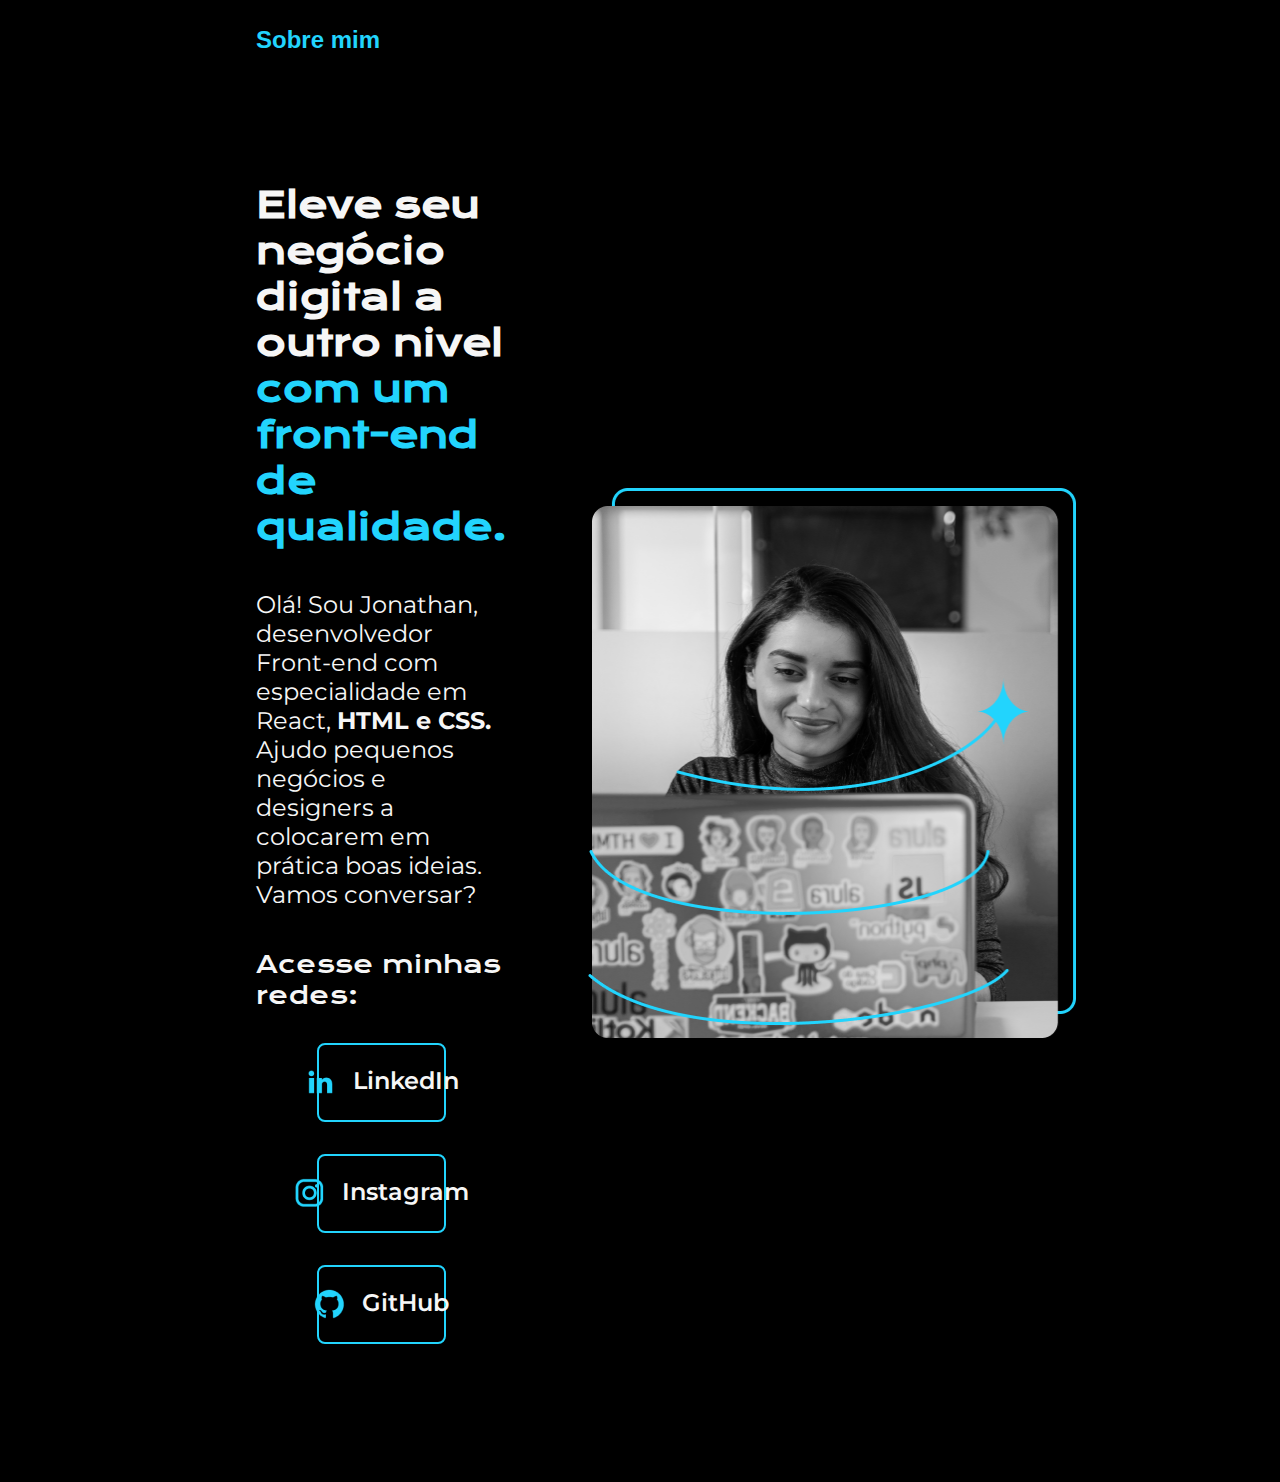
<file: Alura/index.html>
<!DOCTYPE html>
<html lang="pt-br">
<meta name="viewport" content="width=device-width, initial-scale=0.7"> 
<head>
   <meta charset="UTF-8">
   <meta http-equiv="X-UA-Compatible" content="IE=edge">
   <meta name="viewport" content="width=device-width, initial-scale=1.0">
   <title>Portifolio</title>
   <link rel="stylesheet" href="styles/style.css"> 
</head>
<body>
   <header class="cabecalho">
      <nav class="cabecalho__menu">
         <a class="cabecalho__menu__link" href="about.htm">Sobre mim</a>
      </nav>
   </header>
   <main class="apresentacao">
      <section class="apresentacao__conteudo">
         <h1 class="apresentacao__conteudo__titulo">Eleve seu negócio digital a outro nivel<strong class="titulo-destaque"> com um front-end de qualidade.</strong></h1>
         <p class="apresentacao__conteudo__texto">Olá! Sou Jonathan, desenvolvedor Front-end com especialidade em React, <strong>HTML e CSS.</strong> Ajudo pequenos negócios e designers a colocarem em prática boas ideias. Vamos conversar?</p>
         <div class="apresentacao__links">
            <h2 class="apresentacao__links__subtitulo">Acesse minhas redes:</h2>
            <a class="apresentacao__links__link" href="https://google.com">
               <img src="assets/linkedin.png" alt="linkedin">
               LinkedIn</a>
            <a class="apresentacao__links__link" href="https://google.com">
               <img src="assets/instagram.png" alt="instagram">
               Instagram</a>
            <a class="apresentacao__links__link" href="https://google.com">
               <img src="assets/github.png" alt="github">
               GitHub</a>
         </div>
   </section>
      <img src="assets/Imagem.png" width="488" height="550" alt="foto programando">
   </main>

   <footer>
      <p>Desenvolvido por JRG</p>
   </footer>
   
</body>
</html>
</file>
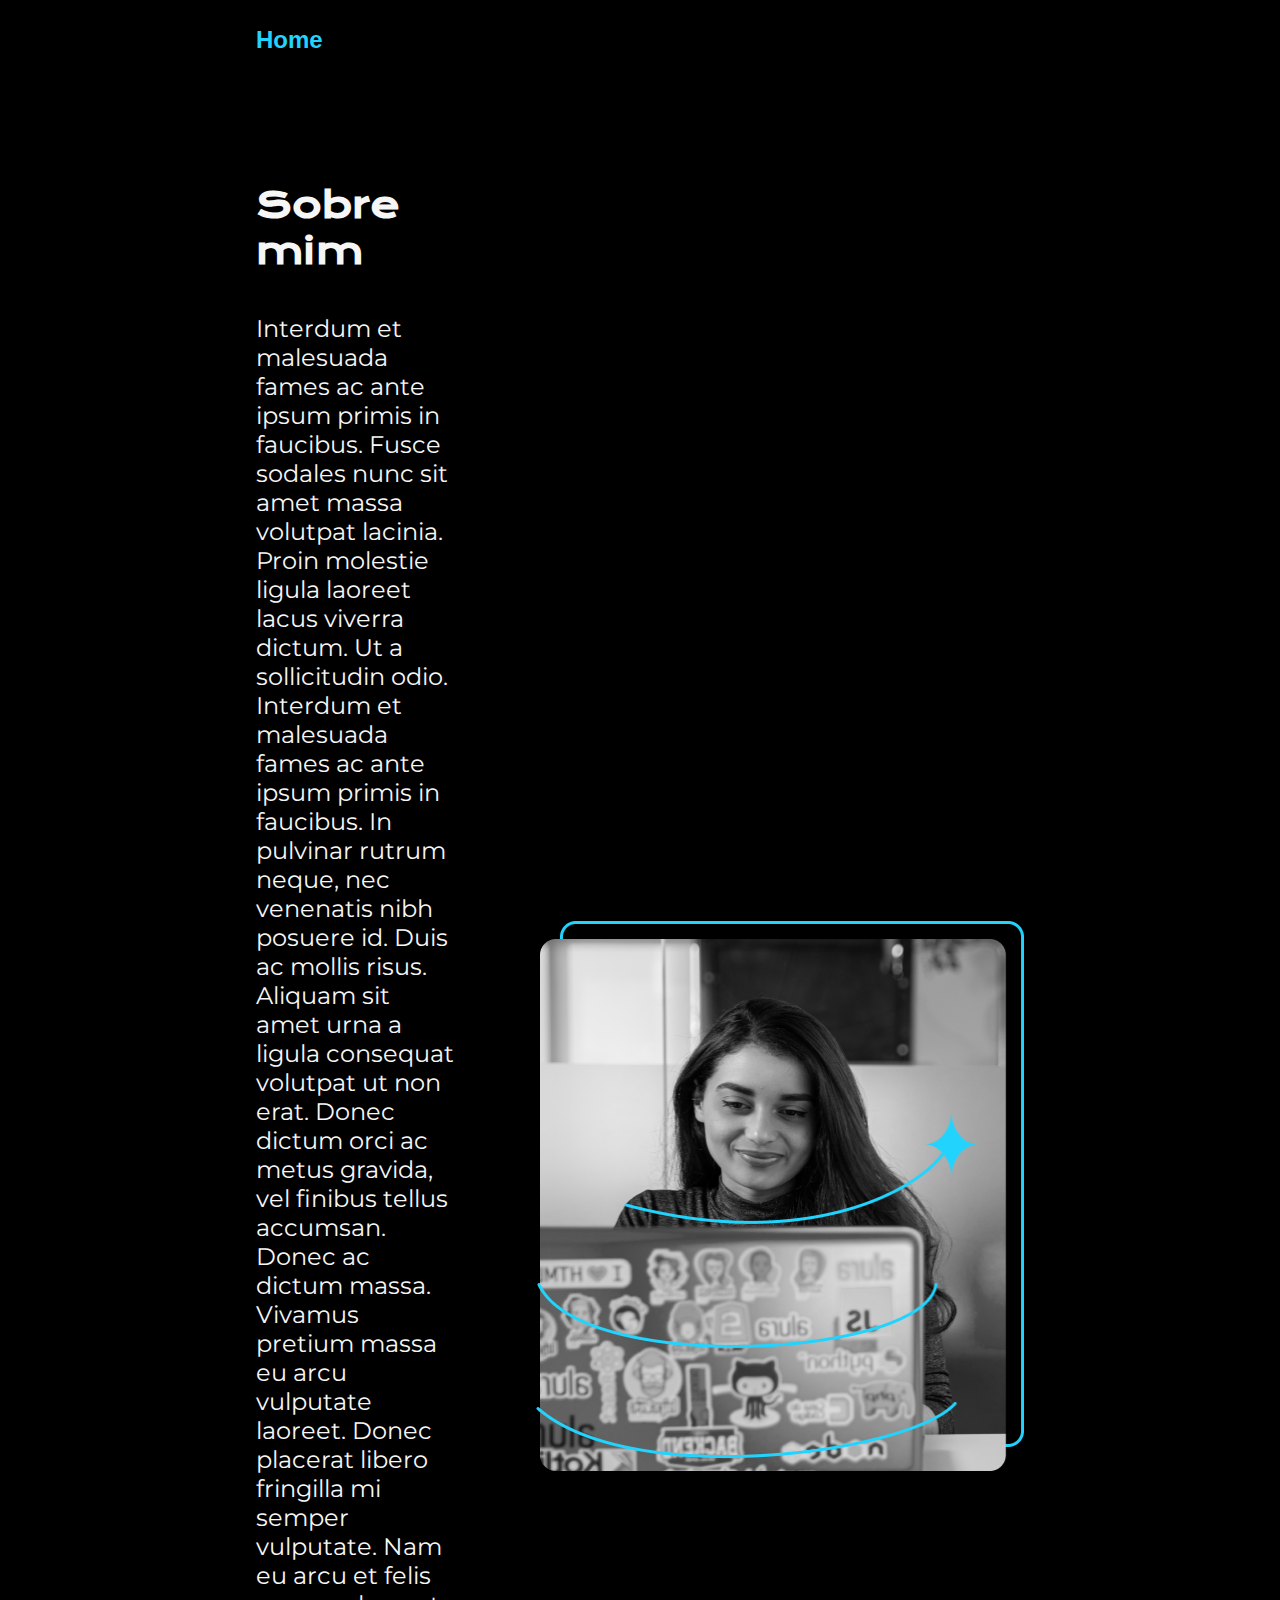
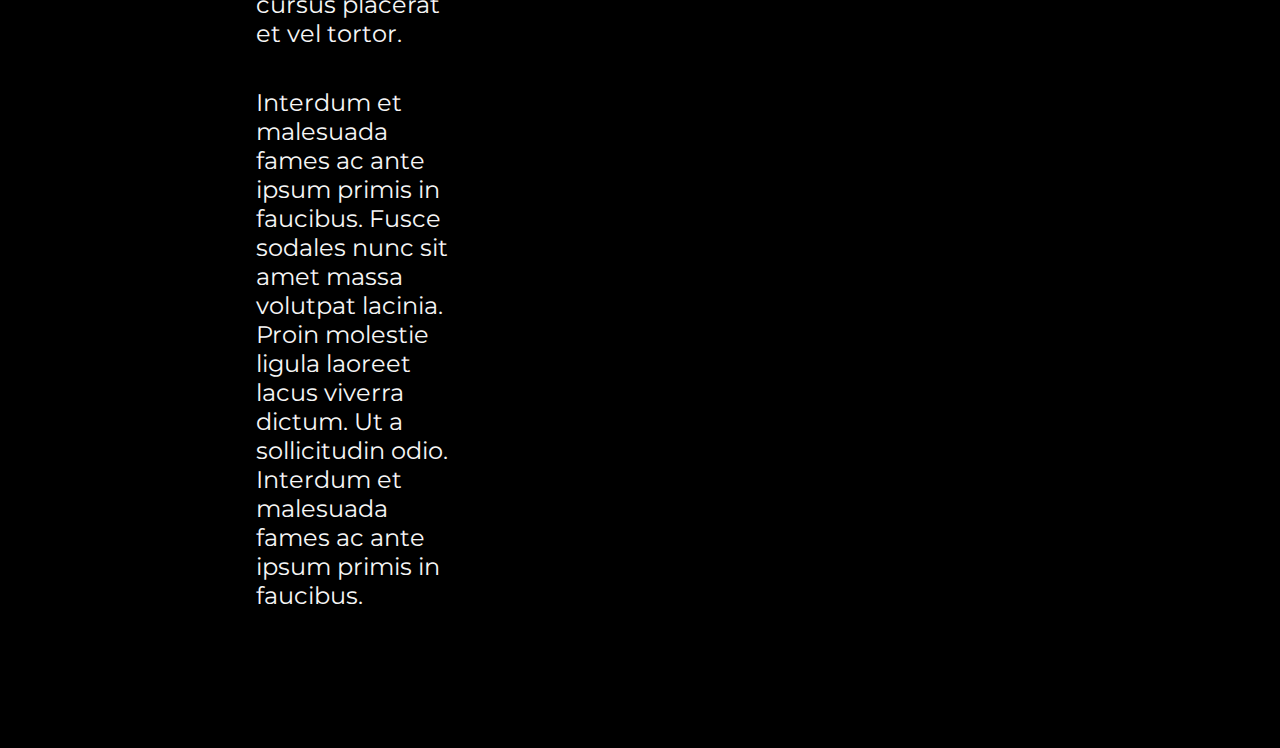
<file: Alura/about.htm>
<!DOCTYPE html>
<html lang="pt-br">
<head>
    <meta charset="UTF-8">
    <meta name="viewport" content="width=device-width, initial-scale=1.0">
    <title>Sobre mim!</title>
    <link rel="stylesheet" href="styles/style.css">
</head>
<body>

    <header class="cabecalho">
        <nav class="cabecalho__menu">
            <a class="cabecalho__menu__link" href="index.html">Home</a>
         </nav>
    </header>
    <main class="apresentacao">
        <section class="apresentacao__conteudo">
           <h1 class="apresentacao__conteudo__titulo">Sobre mim</strong></h1>
           <p class="apresentacao__conteudo__texto">Interdum et malesuada fames ac ante ipsum primis in faucibus. Fusce sodales nunc sit amet massa volutpat lacinia. Proin molestie ligula laoreet lacus viverra dictum. Ut a sollicitudin odio. Interdum et malesuada fames ac ante ipsum primis in faucibus. In pulvinar rutrum neque, nec venenatis nibh posuere id. Duis ac mollis risus. Aliquam sit amet urna a ligula consequat volutpat ut non erat. Donec dictum orci ac metus gravida, vel finibus tellus accumsan. Donec ac dictum massa. Vivamus pretium massa eu arcu vulputate laoreet. Donec placerat libero fringilla mi semper vulputate. Nam eu arcu et felis cursus placerat et vel tortor.</p>
           <p class="apresentacao__conteudo__texto">Interdum et malesuada fames ac ante ipsum primis in faucibus. Fusce sodales nunc sit amet massa volutpat lacinia. Proin molestie ligula laoreet lacus viverra dictum. Ut a sollicitudin odio. Interdum et malesuada fames ac ante ipsum primis in faucibus.</p>
     </section>
        <img src="assets/Imagem.png" width="488" height="550" alt="foto programando">
     </main>
    <footer class="footer__about">Desenvolvido por JRG</footer>
</body>
</html>
</file>
<file: Alura/styles/style.css>
@import url('https://fonts.googleapis.com/css2?family=Krona+One&display=swap');
@import url('https://fonts.googleapis.com/css2?family=Montserrat&display=swap');
@import url('https://fonts.googleapis.com/css2?family=Montserrat:wght@600&display=swap');

:root {
    --cor-principal: black;
    --cor-secundaria: #F6F6F6;
    --cor-teciaria: #22D4FD;
    /* pode ser feito com fonte
    --fonte primaria: 'Montserrast', sans-serif;
    */
}

* {
    margin: 0;
    padding: 0;
    position: relative;
}

body {
/*height: 100vh;*/
    box-sizing: border-box;
    background-color: var(--cor-principal);
    color: var(--cor-secundaria);
}

.cabecalho {
    padding: 2% 0 0 20%;

}

.cabecalho__menu {
    display: flex;
    gap: 10%;
}

.cabecalho__menu__link {
    font-family: 'Montserrast', sans-serif;
    font-size: 1.5rem;
    font-weight: 600;
    color: var(--cor-teciaria);
    text-decoration: none; /* retira sublinhado dos links*/
}

.titulo-destaque {
    color: var(--cor-teciaria);
}

.apresentacao {
    margin: 10% 20%;
    display: flex;
    flex-direction: row;
    align-items: center;
    justify-content: space-between;
    gap: 82px;
}

.apresentacao__conteudo {
    width: 50%;
    display: flex;
    flex-direction: column;
    gap: 40px;
}

.apresentacao__conteudo__titulo {
    font-size: 2.25rem;
    font-family: 'Krona One', sans-serif;
}

.apresentacao__conteudo__texto {
    font-size: 1.5rem;
    font-family: 'Montserrat', sans-serif;
}

.apresentacao__links {
    display: flex;
    flex-direction: column;
    justify-content: space-between;
    align-items: center;
    gap: 32px;
}

.apresentacao__links__subtitulo {
    font-family: 'Krona One', sans-serif;
    font-weight: 400;
    font-size: 1.5rem;
}

.apresentacao__links__link {
    /* background-color: #8AE6CD; */
    display: flex;
    gap: 16px;
    justify-content: center;
    width: 50%;
    text-align: center;
    border-radius: 8px;
    font-size: 1.5rem;
    padding: 21.5px 0;
    text-decoration: none;
    font-family: 'Montserrat', sans-serif;
    font-weight: 600;
    color: var(--cor-secundaria);
    border: 2px solid var(--cor-teciaria);
} 

.apresentacao__links__link:hover {
    background-color: #272727;
    border-color: var(--cor-teciaria);
    font-size: 1.75rem;
    width: 478px;
}

footer {
    font-family: 'Montserrat', sans-serif;;
    font-size: 0.125rem;
    font-weight: 600;
    background-color: var();
    color: black;
    text-align: center;
    padding: 0.3%; 
}

@media (max-width: 1200px) {
    .cabecalho {padding: 6%;}

    .cabecalho__menu {justify-content: center;}

    .apresentacao {
        flex-direction: column-reverse;
        padding: 5%;
    }

    .apresentacao__conteudo {
        width: auto;
    }

}
</file>
